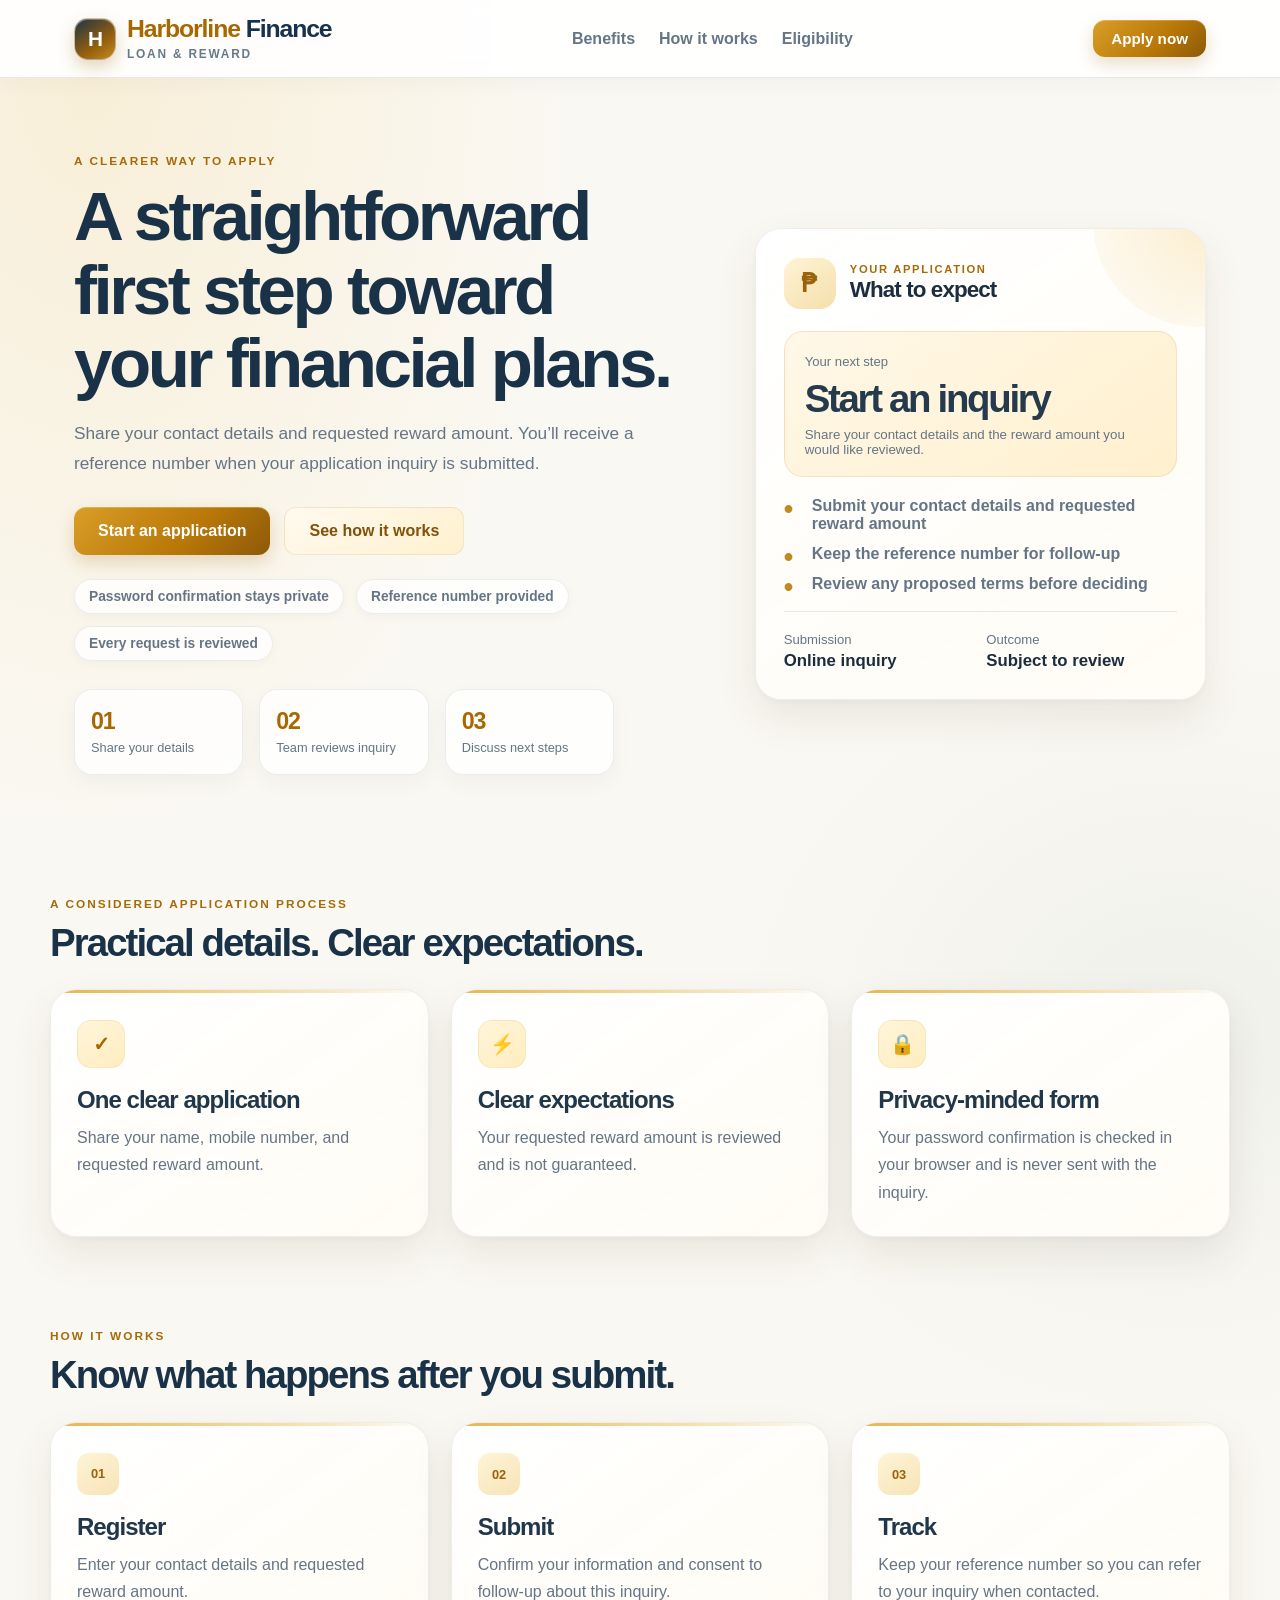
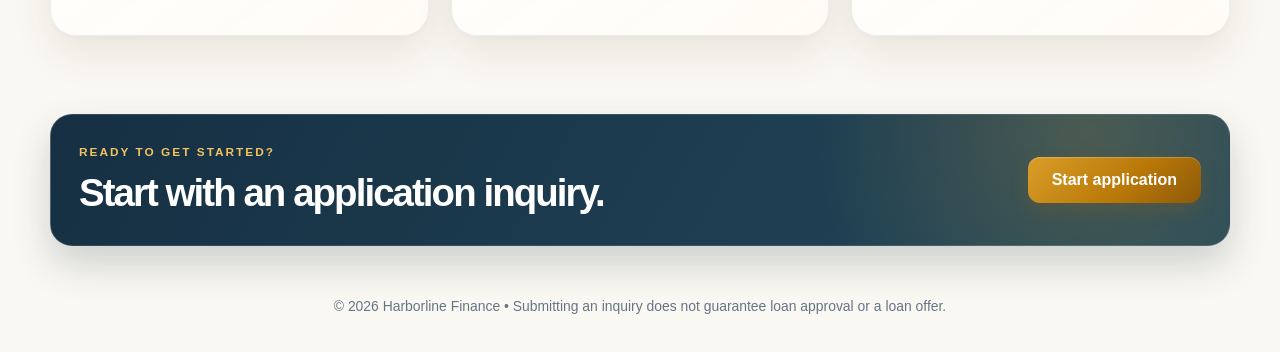
<file: frontend/index.html>
<!doctype html>
<html lang="en">
<head>
  <meta charset="UTF-8">
  <meta name="viewport" content="width=device-width,initial-scale=1">
  <meta name="description" content="Start a loan application inquiry with Harborline Finance.">
  <title>Harborline Finance | Personal loan inquiries</title>
  <link rel="stylesheet" href="style.css">
  <meta property="og:type" content="website">
  <meta property="og:url" content="https://quickreward.vercel.app/">
  <meta property="og:title" content="Harborline Finance | Loan & Reward">
  <meta property="og:description" content="A straightforward first step toward your financial plans. Visit Harborline Finance to learn more.">
  <meta property="og:image" content="https://raw.githubusercontent.com/Mernan-123/quickreward1/master/frontend/HarborlineFinanceApp.png">
  <meta name="twitter:card" content="summary_large_image">
</head>
<body>
  <header class="nav">
    <div class="nav-inner">
      <a class="brand" href="index.html" aria-label="Harborline Finance home">
        <span class="brand-mark" aria-hidden="true">H</span>
        <span class="brand-copy">
          <span class="brand-name"><span class="brand-harborline">Harborline</span> <span class="brand-finance">Finance</span></span>
          <span class="brand-tagline">Loan &amp; Reward</span>
        </span>
      </a>
      <nav class="nav-links" aria-label="Main navigation">
        <a href="#benefits">Benefits</a>
        <a href="#how">How it works</a>
        <a href="#eligibility">Eligibility</a>
      </nav>
      <a href="register.html" class="btn small">Apply now</a>
    </div>
  </header>

  <main class="hero container">
    <section class="hero-copy">
      <p class="eyebrow">A CLEARER WAY TO APPLY</p>
      <h1>A straightforward first step toward your financial plans.</h1>
      <p class="sub">Share your contact details and requested reward amount. You’ll receive a reference number when your application inquiry is submitted.</p>
      <div class="actions">
        <a href="register.html" class="btn">Start an application</a>
        <a href="#how" class="btn secondary">See how it works</a>
      </div>

      <div class="trust-row">
        <span>Password confirmation stays private</span>
        <span>Reference number provided</span>
        <span>Every request is reviewed</span>
      </div>

      <div class="stats-row">
        <div>
          <strong>01</strong>
          <span>Share your details</span>
        </div>
        <div>
          <strong>02</strong>
          <span>Team reviews inquiry</span>
        </div>
        <div>
          <strong>03</strong>
          <span>Discuss next steps</span>
        </div>
      </div>
    </section>

    <aside class="loan-panel" aria-label="Application information">
      <div class="panel-header">
        <div class="mini-badge">₱</div>
        <div>
          <p class="panel-label">Your application</p>
          <h2>What to expect</h2>
        </div>
      </div>

      <div class="amount-box">
        <span>Your next step</span>
        <strong>Start an inquiry</strong>
        <small>Share your contact details and the reward amount you would like reviewed.</small>
      </div>

      <ul class="feature-list">
        <li>Submit your contact details and requested reward amount</li>
        <li>Keep the reference number for follow-up</li>
        <li>Review any proposed terms before deciding</li>
      </ul>

      <div class="panel-footer">
        <div>
          <span>Submission</span>
          <strong>Online inquiry</strong>
        </div>
        <div>
          <span>Outcome</span>
          <strong>Subject to review</strong>
        </div>
      </div>
    </aside>
  </main>

  <section id="benefits" class="section container">
    <div class="section-heading">
      <p class="eyebrow">A CONSIDERED APPLICATION PROCESS</p>
      <h2>Practical details. Clear expectations.</h2>
    </div>

    <div class="feature-grid">
      <article class="feature-card">
        <div class="feature-icon">✓</div>
        <h3>One clear application</h3>
        <p>Share your name, mobile number, and requested reward amount.</p>
      </article>
      <article class="feature-card">
        <div class="feature-icon">⚡</div>
        <h3>Clear expectations</h3>
        <p>Your requested reward amount is reviewed and is not guaranteed.</p>
      </article>
      <article class="feature-card">
        <div class="feature-icon">🔒</div>
        <h3>Privacy-minded form</h3>
        <p>Your password confirmation is checked in your browser and is never sent with the inquiry.</p>
      </article>
    </div>
  </section>

  <section id="how" class="section container">
    <div class="section-heading">
      <p class="eyebrow">HOW IT WORKS</p>
      <h2>Know what happens after you submit.</h2>
    </div>

    <div class="steps">
      <div class="step-card">
        <b>01</b>
        <h3>Register</h3>
        <p>Enter your contact details and requested reward amount.</p>
      </div>
      <div class="step-card">
        <b>02</b>
        <h3>Submit</h3>
        <p>Confirm your information and consent to follow-up about this inquiry.</p>
      </div>
      <div class="step-card">
        <b>03</b>
        <h3>Track</h3>
        <p>Keep your reference number so you can refer to your inquiry when contacted.</p>
      </div>
    </div>
  </section>

  <section id="eligibility" class="cta-band container">
    <div>
      <p class="eyebrow">READY TO GET STARTED?</p>
      <h2>Start with an application inquiry.</h2>
    </div>
    <a href="register.html" class="btn">Start application</a>
  </section>

  <footer>© 2026 Harborline Finance • Submitting an inquiry does not guarantee loan approval or a loan offer.</footer>
</body>
</html>
</file>
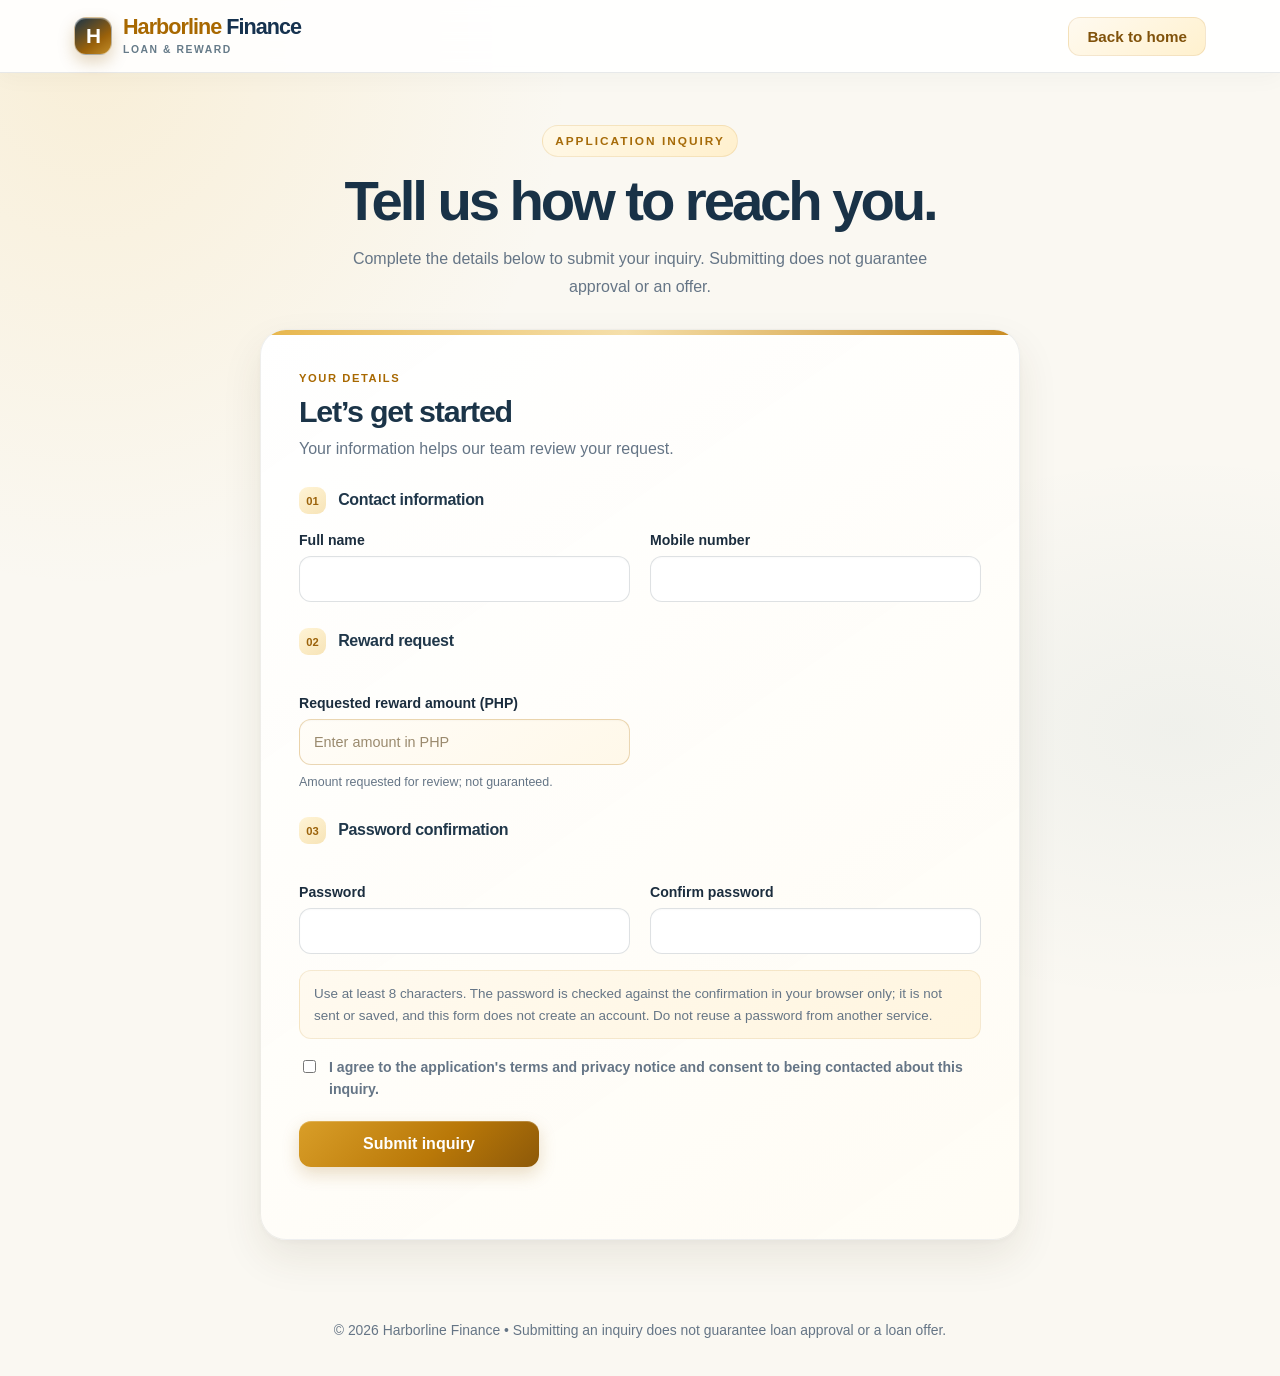
<file: frontend/register.html>
<!doctype html>
<html lang="en">
<head>
  <meta charset="UTF-8">
  <meta name="viewport" content="width=device-width,initial-scale=1">
  <meta name="description" content="Submit an application inquiry to Harborline Finance.">
  <title>Application | Harborline Finance</title>
  <link rel="stylesheet" href="style.css">
</head>
<body>
  <header class="nav registration-nav">
    <div class="nav-inner">
      <a class="brand" href="index.html" aria-label="Harborline Finance home">
        <span class="brand-mark" aria-hidden="true">H</span>
        <span class="brand-copy">
          <span class="brand-name"><span class="brand-harborline">Harborline</span> <span class="brand-finance">Finance</span></span>
          <span class="brand-tagline">Loan &amp; Reward</span>
        </span>
      </a>
      <a href="index.html" class="btn secondary small">Back to home</a>
    </div>
  </header>

  <main class="section container registration-main">
    <div class="section-heading registration-heading">
      <p class="eyebrow">APPLICATION INQUIRY</p>
      <h1>Tell us how to reach you.</h1>
      <p class="muted">Complete the details below to submit your inquiry. Submitting does not guarantee approval or an offer.</p>
    </div>

    <div class="application-form auth-panel">
      <div class="form-card-heading">
        <span class="form-step">YOUR DETAILS</span>
        <h2>Let’s get started</h2>
        <p>Your information helps our team review your request.</p>
      </div>
      <form id="applicationForm">
        <fieldset class="form-group">
          <legend><span>01</span> Contact information</legend>
          <div class="grid">
            <label>Full name<input name="full_name" required maxlength="100" autocomplete="name"></label>
            <label>Mobile number<input name="mobile_number" required maxlength="20" inputmode="tel" autocomplete="tel"></label>
          </div>
        </fieldset>

        <fieldset class="form-group">
          <legend><span>02</span> Reward request</legend>
          <div class="grid">
            <label class="reward-field">Requested reward amount (PHP)<input name="reward_amount" type="number" required min="0.01" step="0.01" inputmode="decimal" placeholder="Enter amount in PHP"><small>Amount requested for review; not guaranteed.</small></label>
          </div>
        </fieldset>

        <fieldset class="form-group">
          <legend><span>03</span> Password confirmation</legend>
          <div class="grid">
            <label>Password<input name="password" type="password" required minlength="8" autocomplete="new-password"></label>
            <label>Confirm password<input name="confirm_password" type="password" required minlength="8" autocomplete="new-password"></label>
          </div>
          <p class="password-note">Use at least 8 characters. The password is checked against the confirmation in your browser only; it is not sent or saved, and this form does not create an account. Do not reuse a password from another service.</p>
        </fieldset>
        <label class="check"><input type="checkbox" name="consent" required> I agree to the application's terms and privacy notice and consent to being contacted about this inquiry.</label>
        <button class="btn submit-button" type="submit" id="submitBtn">Submit inquiry</button>
        <p id="message" class="message" role="status" aria-live="polite"></p>
      </form>
    </div>
  </main>

  <footer>© 2026 Harborline Finance • Submitting an inquiry does not guarantee loan approval or a loan offer.</footer>
  <script src="script.js"></script>
</body>
</html>
</file>
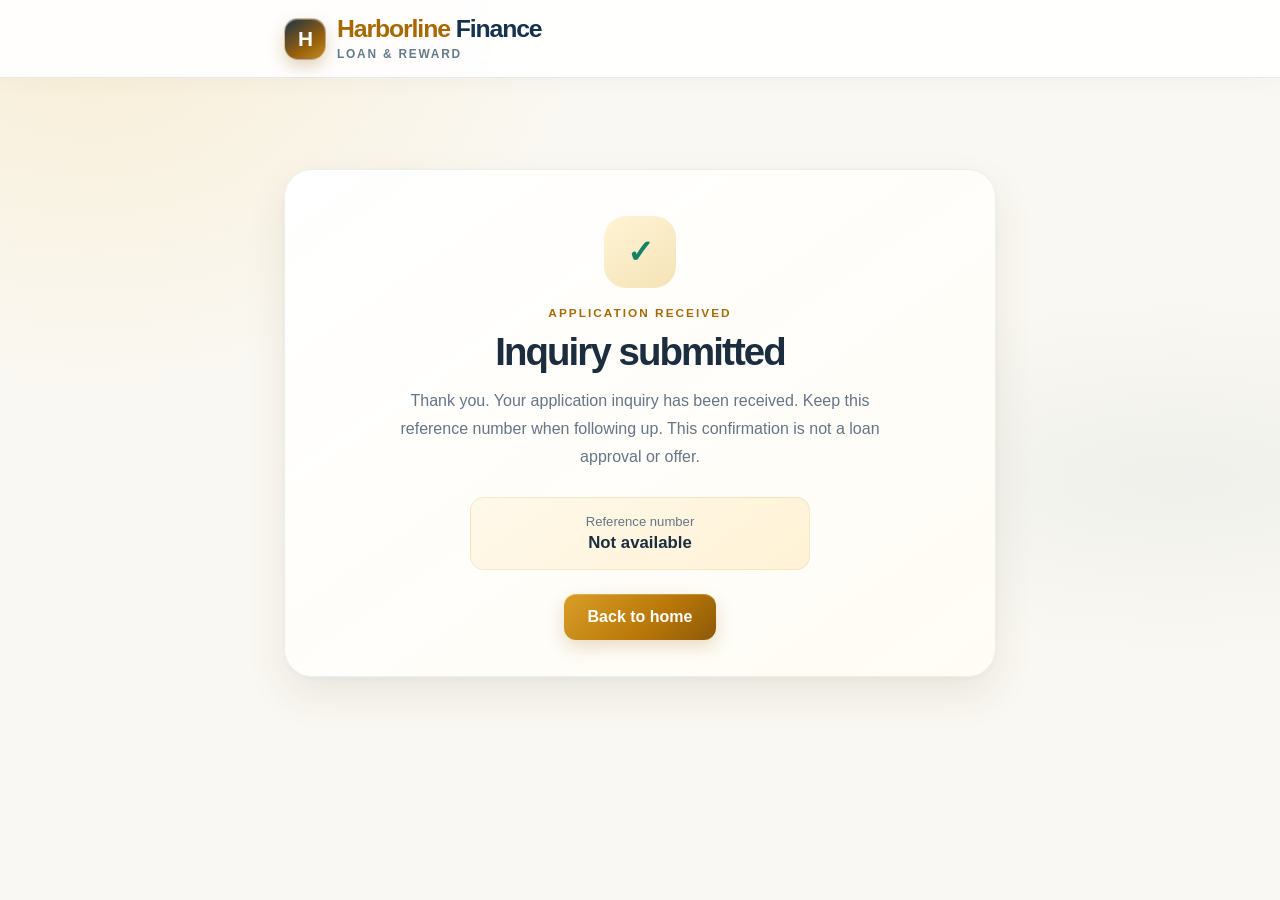
<file: frontend/success.html>
<!doctype html>
<html lang="en">
<head>
  <meta charset="UTF-8">
  <meta name="viewport" content="width=device-width,initial-scale=1">
  <meta name="description" content="Your Harborline Finance application inquiry has been received.">
  <title>Inquiry received | Harborline Finance</title>
  <link rel="stylesheet" href="style.css">
</head>
<body class="success-page">
  <header class="nav success-nav">
    <div class="nav-inner">
      <a class="brand" href="index.html" aria-label="Harborline Finance home">
        <span class="brand-mark" aria-hidden="true">H</span>
        <span class="brand-copy">
          <span class="brand-name"><span class="brand-harborline">Harborline</span> <span class="brand-finance">Finance</span></span>
          <span class="brand-tagline">Loan &amp; Reward</span>
        </span>
      </a>
    </div>
  </header>
  <main class="success-shell container">
    <div class="success-card">
      <div class="success-icon">✓</div>
      <p class="eyebrow">APPLICATION RECEIVED</p>
      <h1>Inquiry submitted</h1>
      <p class="success-copy">Thank you. Your application inquiry has been received. Keep this reference number when following up. This confirmation is not a loan approval or offer.</p>

      <div class="reference-box">
        <span>Reference number</span>
        <strong id="reference">—</strong>
      </div>

      <div class="success-actions">
        <a href="index.html" class="btn">Back to home</a>
      </div>
    </div>
  </main>

  <script>
    const p = new URLSearchParams(location.search);
    document.getElementById("reference").textContent = p.get("ref") || "Not available";
  </script>
</body>
</html>
</file>
<file: frontend/style.css>
* { box-sizing: border-box; }

:root {
  --bg: #faf8f2;
  --panel: rgba(255, 255, 255, 0.92);
  --panel-strong: #ffffff;
  --primary: #a86800;
  --primary-strong: #7e4d00;
  --primary-soft: #fff4d8;
  --accent: #b88624;
  --text: #1b2d3e;
  --muted: #657586;
  --line: rgba(27, 45, 62, 0.1);
  --shadow: 0 22px 55px rgba(63, 49, 23, 0.1);
  --soft-raised: 0 18px 42px rgba(68, 53, 25, 0.09), 0 2px 7px rgba(68, 53, 25, 0.035);
  --soft-inset: inset 0 1px 2px rgba(27, 45, 62, 0.025);
  --success: #128366;
  --danger: #b42318;
}

html {
  scroll-behavior: smooth;
}

body {
  margin: 0;
  min-height: 100vh;
  font-family: Inter, "Segoe UI", Arial, sans-serif;
  background:
    radial-gradient(ellipse at 7% 4%, rgba(240, 190, 79, 0.16), transparent 30rem),
    radial-gradient(ellipse at 92% 53%, rgba(14, 74, 91, 0.045), transparent 28rem),
    var(--bg);
  color: var(--text);
}

img {
  max-width: 100%;
  display: block;
}

button, input, select, textarea {
  font: inherit;
}

.container {
  max-width: 1180px;
  margin: 0 auto;
  padding: 0 24px;
}

.nav {
  position: sticky;
  top: 0;
  z-index: 5;
  backdrop-filter: blur(16px);
  background: rgba(255, 255, 255, 0.9);
  border-bottom: 1px solid var(--line);
  box-shadow: 0 4px 24px rgba(27, 45, 62, 0.035);
}

.nav-inner {
  max-width: 1180px;
  margin: 0 auto;
  padding: 16px 24px;
  display: flex;
  align-items: center;
  justify-content: space-between;
  gap: 18px;
}

.nav-inner.narrow {
  max-width: 1180px;
}

.brand {
  display: inline-flex;
  align-items: center;
  gap: 11px;
  color: var(--text);
  text-decoration: none;
  font-weight: 800;
  font-size: clamp(1.25rem, 2.2vw, 1.55rem);
  letter-spacing: -0.045em;
  white-space: nowrap;
  transition: transform 0.18s ease;
}

.brand:hover {
  transform: translateY(-1px);
}

.brand-mark {
  width: 42px;
  height: 42px;
  display: grid;
  place-items: center;
  flex: 0 0 auto;
  border: 1px solid rgba(255, 255, 255, 0.55);
  border-radius: 14px;
  background: linear-gradient(145deg, #1b3448 0%, #9a610a 64%, #edbd4b 140%);
  box-shadow: 0 7px 16px rgba(142, 91, 8, 0.25), inset 0 1px 0 rgba(255, 255, 255, 0.3);
  color: #fff;
  font-size: 1.3rem;
  font-weight: 850;
  letter-spacing: -0.06em;
}

.brand-copy,
.brand .brand-name,
.brand .brand-tagline {
  display: block;
}

.brand .brand-name {
  line-height: 1.05;
}

.brand-harborline {
  color: #a86800;
}

.brand-finance {
  color: #16324f;
}

.brand .brand-tagline {
  margin-top: 5px;
  color: #667b89;
  font-size: 0.48em;
  font-weight: 750;
  letter-spacing: 0.15em;
  line-height: 1.2;
  text-transform: uppercase;
}

.nav-links {
  display: flex;
  align-items: center;
  gap: 24px;
}

.nav-links a {
  text-decoration: none;
  color: var(--muted);
  font-weight: 600;
  transition: color 0.15s ease;
}

.nav-links a:hover {
  color: var(--primary);
}

.btn {
  display: inline-flex;
  align-items: center;
  justify-content: center;
  border: none;
  border-radius: 12px;
  background: linear-gradient(135deg, #d99e28 0%, #b97808 58%, #8d5909 100%);
  color: #fff;
  font-weight: 700;
  text-decoration: none;
  cursor: pointer;
  padding: 14px 24px;
  box-shadow: 0 7px 17px rgba(153, 99, 13, 0.22), inset 0 1px 0 rgba(255, 255, 255, 0.22);
  transition: transform 0.18s ease, box-shadow 0.18s ease, background-color 0.18s ease;
}

.btn:hover {
  transform: translateY(-2px);
  box-shadow: 0 11px 22px rgba(153, 99, 13, 0.28), inset 0 1px 0 rgba(255, 255, 255, 0.24);
}

.btn:focus-visible,
.nav a:focus-visible,
input:focus-visible,
select:focus-visible,
textarea:focus-visible {
  outline: 3px solid rgba(195, 137, 32, 0.38);
  outline-offset: 3px;
}

.btn:disabled {
  opacity: 0.65;
  cursor: not-allowed;
  transform: none;
}

.btn.secondary {
  border: 1px solid rgba(168, 104, 0, 0.13);
  background: linear-gradient(145deg, #fffaf0, #fff1ce);
  color: #80520b;
  box-shadow: none;
}

.btn.small {
  padding: 10px 18px;
  font-size: 0.95rem;
}

.hero {
  display: grid;
  grid-template-columns: 1.25fr 0.9fr;
  align-items: center;
  gap: 54px;
  min-height: 680px;
  padding-top: 76px;
  padding-bottom: 64px;
}

.eyebrow {
  margin: 0 0 12px;
  font-size: 0.74rem;
  font-weight: 800;
  letter-spacing: 0.17em;
  color: #a66b09;
}

.hero-copy h1,
.section-heading h2,
.info-panel h1,
.form-panel h2,
.success-card h1 {
  margin: 0;
  letter-spacing: -0.05em;
  line-height: 1.06;
}

.hero-copy h1 {
  font-size: clamp(3rem, 5.4vw, 5.35rem);
  max-width: 610px;
  color: #193247;
}

.sub,
.muted,
.success-copy {
  color: var(--muted);
  line-height: 1.75;
}

.sub {
  max-width: 610px;
  margin-top: 18px;
  font-size: 1.08rem;
  max-width: 570px;
}

.actions {
  display: flex;
  flex-wrap: wrap;
  gap: 14px;
  margin-top: 28px;
}

.trust-row {
  display: flex;
  flex-wrap: wrap;
  gap: 12px;
  margin-top: 24px;
}

.trust-row span {
  background: rgba(255, 255, 255, 0.76);
  border: 1px solid rgba(27, 45, 62, 0.08);
  border-radius: 999px;
  padding: 9px 14px;
  color: var(--muted);
  font-size: 0.86rem;
  font-weight: 600;
  box-shadow: 0 3px 10px rgba(27, 45, 62, 0.035);
}

.stats-row {
  display: grid;
  grid-template-columns: repeat(3, minmax(120px, 1fr));
  gap: 16px;
  max-width: 540px;
  margin-top: 28px;
}

.stats-row div {
  background: rgba(255, 255, 255, 0.78);
  border: 1px solid rgba(27, 45, 62, 0.08);
  border-radius: 18px;
  padding: 18px 16px;
  box-shadow: 0 8px 20px rgba(27, 45, 62, 0.045);
}

.stats-row strong {
  display: block;
  font-size: 1.45rem;
  letter-spacing: -0.05em;
  margin-bottom: 3px;
  color: #a86800;
}

.stats-row span {
  color: var(--muted);
  font-size: 0.8rem;
}

.loan-panel,
.feature-card,
.step-card,
.auth-panel,
.success-card {
  background: linear-gradient(145deg, rgba(255, 255, 255, 0.98), rgba(255, 252, 244, 0.96));
  border: 1px solid rgba(27, 45, 62, 0.075);
  box-shadow: var(--soft-raised);
  border-radius: 26px;
  backdrop-filter: blur(10px);
}

.feature-card,
.step-card {
  transition: transform 0.18s ease, box-shadow 0.18s ease, border-color 0.18s ease;
}

.feature-card:hover,
.step-card:hover {
  transform: translateY(-3px);
  border-color: rgba(29, 78, 216, 0.18);
  box-shadow: 9px 9px 22px rgba(191, 201, 217, 0.35), -9px -9px 22px rgba(255, 255, 255, 0.96);
}

.loan-panel {
  position: relative;
  overflow: hidden;
  padding: 28px;
}

.loan-panel::before {
  position: absolute;
  content: "";
  width: 210px;
  height: 210px;
  top: -112px;
  right: -98px;
  border-radius: 50%;
  background: radial-gradient(circle, rgba(240, 190, 79, 0.25), rgba(240, 190, 79, 0));
  pointer-events: none;
}

.panel-header {
  display: flex;
  align-items: center;
  gap: 14px;
  margin-bottom: 22px;
}

.mini-badge {
  width: 52px;
  height: 52px;
  border-radius: 16px;
  background: linear-gradient(145deg, #fff4d6, #f5dfab);
  color: #9a620a;
  box-shadow: inset 0 1px 0 rgba(255, 255, 255, 0.9);
  display: grid;
  place-items: center;
  font-size: 1.6rem;
  font-weight: 800;
}

.panel-label {
  margin: 0 0 2px;
  font-size: 0.7rem;
  text-transform: uppercase;
  letter-spacing: 0.15em;
  color: #a66b09;
  font-weight: 700;
}

.panel-header h2 {
  margin: 0;
  font-size: 1.4rem;
  letter-spacing: -0.04em;
}

.amount-box {
  background: linear-gradient(145deg, #fff8e8 0%, #fff0ce 100%);
  border: 1px solid rgba(185, 125, 22, 0.16);
  border-radius: 19px;
  padding: 22px 20px 19px;
}

.amount-box span,
.reference-box span,
.panel-footer span {
  display: block;
  color: var(--muted);
  font-size: 0.82rem;
}

.amount-box strong {
  display: block;
  margin-top: 8px;
  font-size: clamp(1.8rem, 3vw, 2.55rem);
  letter-spacing: -0.06em;
  color: #253b4d;
}

.amount-box small {
  display: block;
  margin-top: 6px;
  color: var(--muted);
}

.feature-list {
  padding: 0;
  margin: 20px 0 0;
  list-style: none;
  display: grid;
  gap: 12px;
}

.feature-list li {
  position: relative;
  padding-left: 28px;
  color: var(--muted);
  font-weight: 600;
}

.feature-list li::before {
  content: "•";
  position: absolute;
  left: 0;
  top: -2px;
  color: #c08a22;
  font-size: 1.7rem;
  line-height: 1;
}

.panel-footer {
  display: grid;
  grid-template-columns: repeat(2, minmax(120px, 1fr));
  gap: 12px;
  padding-top: 20px;
  margin-top: 18px;
  border-top: 1px solid var(--line);
}

.panel-footer strong,
.reference-box strong {
  display: block;
  margin-top: 4px;
  font-size: 1.05rem;
}

.section {
  padding: 58px 0 34px;
}

.section-heading {
  margin-bottom: 26px;
}

.section-heading h2 {
  font-size: clamp(2rem, 3vw, 3rem);
  max-width: 680px;
  color: #193247;
}

.section-heading h1 {
  margin: 0;
  color: #193247;
  font-size: clamp(2.3rem, 4.4vw, 3.7rem);
  letter-spacing: -0.055em;
  line-height: 1.06;
}

.section-heading > .muted {
  max-width: 620px;
  margin: 14px 0 0;
}

.feature-grid,
.steps {
  display: grid;
  gap: 22px;
}

.feature-grid {
  grid-template-columns: repeat(3, minmax(0, 1fr));
}

.feature-card,
.step-card {
  position: relative;
  overflow: hidden;
  padding: 30px 26px;
}

.feature-card::before,
.step-card::before {
  position: absolute;
  content: "";
  width: 100%;
  height: 3px;
  top: 0;
  left: 0;
  background: linear-gradient(90deg, #e4b64e, #f6e6bd 72%, transparent);
}

.feature-icon {
  width: 48px;
  height: 48px;
  border-radius: 14px;
  display: grid;
  place-items: center;
  border: 1px solid rgba(184, 126, 25, 0.1);
  background: linear-gradient(145deg, #fff5db, #ffedbf);
  color: #a86800;
  font-weight: 800;
  font-size: 1.25rem;
}

.feature-card h3,
.step-card h3 {
  margin: 18px 0 10px;
  font-size: 1.5rem;
  letter-spacing: -0.04em;
  color: #20374a;
}

.feature-card p,
.step-card p {
  margin: 0;
  color: var(--muted);
  line-height: 1.7;
}

.steps {
  grid-template-columns: repeat(3, minmax(0, 1fr));
}

.step-card b {
  display: inline-flex;
  align-items: center;
  justify-content: center;
  width: 42px;
  height: 42px;
  border-radius: 12px;
  background: linear-gradient(145deg, #fff4d6, #f7e4b7);
  color: #9b620a;
  font-size: 0.8rem;
}

.step-card h3 {
  margin-top: 18px;
}

.cta-band {
  display: flex;
  align-items: center;
  justify-content: space-between;
  gap: 22px;
  padding: 30px 28px;
  margin: 44px auto 34px;
  background:
    radial-gradient(circle at 88% 12%, rgba(231, 178, 67, 0.21), transparent 17rem),
    linear-gradient(120deg, #162f43 0%, #23485a 100%);
  border: 1px solid rgba(255, 255, 255, 0.12);
  border-radius: 22px;
  box-shadow: 0 18px 38px rgba(24, 49, 62, 0.2);
}

.cta-band .eyebrow,
.cta-band h2 {
  color: #fff;
}

.cta-band .eyebrow {
  color: #f2c35f;
}

.cta-band h2 {
  margin: 0;
  font-size: clamp(1.8rem, 3vw, 2.6rem);
  letter-spacing: -0.05em;
}

footer {
  text-align: center;
  color: var(--muted);
  padding: 18px 24px 38px;
  font-size: 0.87rem;
}

.auth-page {
  background:
    radial-gradient(circle at 12% 22%, rgba(29, 78, 216, 0.075), transparent 24rem),
    var(--bg);
}

.auth-shell {
  display: grid;
  grid-template-columns: 0.95fr 1.05fr;
  gap: 28px;
  align-items: stretch;
  padding-top: 52px;
  padding-bottom: 56px;
}

.auth-panel {
  padding: 28px;
}

.application-form {
  position: relative;
  overflow: hidden;
  max-width: 760px;
  margin: 0 auto;
  padding: 38px;
  border-radius: 26px;
}

.registration-main {
  max-width: 940px;
  padding-top: 52px;
  padding-bottom: 64px;
}

.registration-heading {
  max-width: 760px;
  margin: 0 auto 28px;
  text-align: center;
}

.registration-heading .eyebrow {
  display: inline-block;
  margin-bottom: 14px;
  padding: 8px 12px;
  border: 1px solid rgba(184, 126, 25, 0.15);
  border-radius: 999px;
  background: linear-gradient(145deg, #fff9e9, #fff0cd);
}

.registration-heading > .muted {
  margin-left: auto;
  margin-right: auto;
}

.application-form::before {
  position: absolute;
  content: "";
  height: 5px;
  inset: 0 0 auto;
  background: linear-gradient(90deg, #e7b64c, #f5dfaa 48%, #c98b20);
}

.form-card-heading {
  margin-bottom: 8px;
}

.form-step {
  display: inline-block;
  margin-bottom: 10px;
  color: #a86800;
  font-size: 0.7rem;
  font-weight: 800;
  letter-spacing: 0.14em;
}

.form-card-heading h2 {
  margin: 0;
  color: #1b3448;
  font-size: clamp(1.5rem, 3vw, 1.9rem);
  letter-spacing: -0.04em;
}

.form-card-heading p {
  margin: 7px 0 0;
  color: var(--muted);
  line-height: 1.6;
}

.form-group {
  min-width: 0;
  margin: 26px 0 0;
  padding: 0;
  border: 0;
}

.form-group + .form-group {
  padding-top: 22px;
  border-top: 1px solid var(--line);
}

.form-group legend {
  width: 100%;
  padding: 0;
  color: #20374a;
  font-size: 1rem;
  font-weight: 750;
  letter-spacing: -0.02em;
}

.form-group legend span {
  display: inline-grid;
  width: 27px;
  height: 27px;
  margin-right: 8px;
  place-items: center;
  border-radius: 9px;
  background: linear-gradient(145deg, #fff4d6, #f7e4b7);
  color: #9b620a;
  font-size: 0.7rem;
  letter-spacing: 0;
  vertical-align: middle;
}

.form-group .grid {
  margin: 18px 0 0;
}

.application-form > .muted {
  margin: 0;
}

.password-note {
  margin: 16px 0 0;
  padding: 12px 14px;
  border: 1px solid rgba(184, 126, 25, 0.14);
  border-radius: 12px;
  background: linear-gradient(145deg, #fffaf0, #fff5df);
  color: var(--muted);
  font-size: 0.84rem;
  line-height: 1.6;
}

.back-link {
  color: var(--muted);
  text-decoration: none;
  font-size: 0.92rem;
  font-weight: 650;
}

.back-link:hover {
  color: var(--primary);
}

.info-panel {
  display: flex;
  flex-direction: column;
  justify-content: center;
}

.info-panel h1 {
  font-size: clamp(2.2rem, 3vw, 3.2rem);
  margin-bottom: 16px;
}

.info-list {
  list-style: none;
  margin: 20px 0 22px;
  padding: 0;
  display: grid;
  gap: 12px;
}

.info-list li {
  position: relative;
  padding-left: 28px;
  color: var(--muted);
  font-weight: 600;
}

.info-list li::before {
  content: "✓";
  position: absolute;
  left: 0;
  top: 0;
  color: var(--success);
  font-weight: 800;
}

.application-note {
  margin-top: 10px;
  border-left: 3px solid var(--primary);
  border-radius: 0 12px 12px 0;
  background: rgba(29, 78, 216, 0.045);
  padding: 16px 18px;
}

.application-note strong {
  font-size: 0.9rem;
}

.application-note p {
  margin: 7px 0 0;
  color: var(--muted);
  font-size: 0.9rem;
  line-height: 1.65;
}

.mini-card {
  max-width: 220px;
  background: linear-gradient(135deg, rgba(24, 73, 214, 0.08), rgba(28, 195, 156, 0.08));
  border: 1px solid rgba(24, 73, 214, 0.08);
  border-radius: 18px;
  padding: 16px 18px;
}

.mini-label {
  display: block;
  color: var(--muted);
  font-size: 0.75rem;
  text-transform: uppercase;
  letter-spacing: 0.12em;
  margin-bottom: 8px;
}

.mini-card strong {
  font-size: 1.5rem;
  letter-spacing: -0.05em;
}

.form-panel {
  display: flex;
  flex-direction: column;
  justify-content: center;
}

.form-panel h2 {
  font-size: clamp(2rem, 2.4vw, 2.6rem);
  margin-bottom: 8px;
}

.grid {
  display: grid;
  grid-template-columns: repeat(2, minmax(0, 1fr));
  gap: 20px;
  margin: 24px 0 18px;
}

.form-section + .form-section {
  margin-top: 26px;
  padding-top: 24px;
  border-top: 1px solid var(--line);
}

.form-section h3 {
  margin: 0 0 4px;
  font-size: 1rem;
  letter-spacing: -0.02em;
}

.form-section .grid {
  margin-top: 18px;
}

label {
  display: flex;
  flex-direction: column;
  gap: 8px;
  font-weight: 700;
  font-size: 0.88rem;
  color: var(--text);
}

label:focus-within {
  color: #875509;
}

input,
select,
textarea {
  width: 100%;
  border: 1px solid rgba(27, 45, 62, 0.14);
  border-radius: 12px;
  background: rgba(255, 255, 255, 0.98);
  padding: 13px 14px;
  font-size: 1rem;
  color: var(--text);
  box-shadow: var(--soft-inset);
  transition: border-color 0.15s ease, box-shadow 0.15s ease, background-color 0.15s ease;
}

textarea {
  min-height: 88px;
  resize: vertical;
}

select {
  cursor: pointer;
}

input:focus,
select:focus,
textarea:focus {
  outline: none;
  border-color: rgba(184, 126, 25, 0.72);
  background-color: #fff;
  box-shadow: 0 0 0 4px rgba(224, 175, 70, 0.17), var(--soft-inset);
}

.reward-field input {
  border-color: rgba(184, 126, 25, 0.3);
  background: linear-gradient(145deg, #fffdf8, #fff8e9);
  font-weight: 700;
}

.reward-field input::placeholder {
  color: #9a8a6e;
  font-size: 0.9rem;
  font-weight: 400;
}

label small {
  color: var(--muted);
  font-size: 0.78rem;
  line-height: 1.45;
  font-weight: 400;
}

label.check {
  flex-direction: row;
  align-items: flex-start;
  gap: 10px;
  margin: 18px 0 20px;
  color: var(--muted);
  font-weight: 600;
  line-height: 1.55;
}

.check input {
  flex: 0 0 auto;
  width: auto;
  margin-top: 3px;
  accent-color: var(--primary);
  box-shadow: none;
}

.submit-button {
  min-width: 240px;
}

.message {
  min-height: 24px;
  margin: 10px 0 0;
  font-weight: 600;
  line-height: 1.5;
}

.message.error {
  color: var(--danger);
}

.success-page {
  min-height: 100vh;
}

.success-nav .nav-inner {
  max-width: 760px;
}

.success-shell {
  width: min(100%, 760px);
  padding: 28px 24px;
  margin: 7vh auto 0;
}

.success-card {
  text-align: center;
  padding: 46px 30px 36px;
  border-radius: 28px;
}

.success-icon {
  width: 72px;
  height: 72px;
  margin: 0 auto 18px;
  display: grid;
  place-items: center;
  border-radius: 22px;
  background: linear-gradient(145deg, #fff4d6, #f5e3b6);
  color: var(--success);
  font-size: 2rem;
  font-weight: 800;
}

.success-card h1 {
  font-size: clamp(2.2rem, 3vw, 3.4rem);
}

.success-copy {
  max-width: 520px;
  margin: 14px auto 0;
}

.reference-box {
  max-width: 340px;
  margin: 26px auto 0;
  background: linear-gradient(145deg, #fff9eb, #fff2d5);
  border: 1px solid rgba(184, 126, 25, 0.14);
  border-radius: 14px;
  padding: 16px 18px;
}

.success-actions {
  margin-top: 24px;
}

.registration-nav .brand {
  font-size: clamp(1.05rem, 5vw, 1.35rem);
}

.registration-nav .brand-mark {
  width: 38px;
  height: 38px;
  border-radius: 12px;
}

@media (max-width: 900px) {
  .hero,
  .auth-shell,
  .feature-grid,
  .steps,
  .cta-band {
    grid-template-columns: 1fr;
    flex-direction: column;
  }

  .hero {
    padding-top: 44px;
    min-height: auto;
  }

  .nav-links {
    display: none;
  }

  .cta-band {
    display: flex;
    align-items: flex-start;
  }
}

@media (max-width: 640px) {
  .container,
  .nav-inner {
    padding-left: 18px;
    padding-right: 18px;
  }

  .registration-main {
    padding-top: 36px;
    padding-bottom: 42px;
  }

  .registration-heading {
    margin-bottom: 22px;
  }

  .registration-nav .nav-inner {
    flex-wrap: wrap;
    justify-content: space-between;
    gap: 10px;
  }

  .registration-nav .brand {
    gap: 8px;
  }

  .registration-nav .btn {
    width: auto;
    min-height: 44px;
    padding: 9px 12px;
    font-size: 0.85rem;
  }

  .grid,
  .stats-row {
    grid-template-columns: 1fr;
  }

  .registration-main.container {
    padding-left: 16px;
    padding-right: 16px;
  }

  .registration-heading h1 {
    font-size: clamp(2rem, 9vw, 2.7rem);
  }

  .hero-copy h1 {
    max-width: 100%;
  }

  .actions {
    flex-direction: column;
    align-items: stretch;
  }

  .btn {
    width: 100%;
  }

  .auth-panel,
  .application-form,
  .success-card,
  .loan-panel {
    padding: 22px 18px;
  }

  .application-form {
    padding-top: 28px;
  }

  .application-form .grid {
    gap: 18px;
      margin-top: 16px;
  }

  .application-form input {
    min-height: 48px;
  }

  .application-form .check input {
    min-height: 20px;
    min-width: 20px;
  }

  .password-note {
    font-size: 0.82rem;
  }

  .form-panel .grid {
    gap: 16px;
  }

  .submit-button {
    width: 100%;
    min-height: 48px;
  }

  .cta-band {
    padding: 24px 20px;
  }
}

@media (max-width: 380px) {
  .registration-nav .nav-inner {
    padding-top: 12px;
    padding-bottom: 12px;
  }

  .registration-nav .brand {
    font-size: 1rem;
  }

  .registration-nav .brand-mark {
    width: 34px;
    height: 34px;
  }

  .registration-nav .btn {
    padding: 8px 10px;
    font-size: 0.78rem;
  }
}

@media (prefers-reduced-motion: reduce) {
  *,
  *::before,
  *::after {
    scroll-behavior: auto !important;
    transition-duration: 0.01ms !important;
    animation-duration: 0.01ms !important;
    animation-iteration-count: 1 !important;
  }
}
</file>
